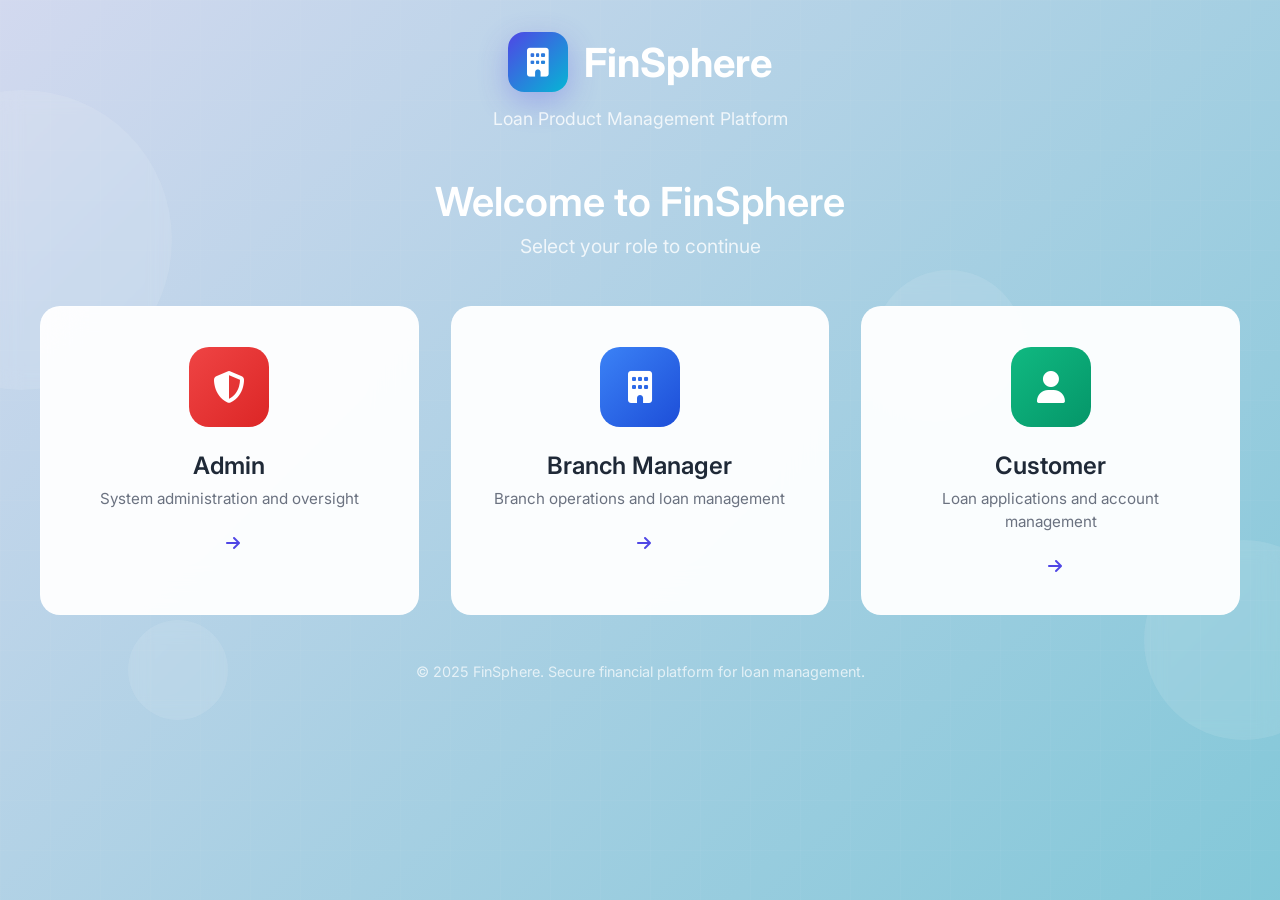
<file: index.html>
<!DOCTYPE html>
<html lang="en">
<head>
    <meta charset="UTF-8">
    <meta name="viewport" content="width=device-width, initial-scale=1.0">
    <title>FinSphere - Loan Product Management Platform</title>
    <link rel="stylesheet" href="style.css">
    <link href="https://fonts.googleapis.com/css2?family=Inter:wght@300;400;500;600;700&display=swap" rel="stylesheet">
    <link rel="stylesheet" href="https://cdnjs.cloudflare.com/ajax/libs/font-awesome/6.4.0/css/all.min.css">
</head>
<body>
    <!-- Background Elements -->
    <div class="background-elements">
        <div class="floating-shape shape-1"></div>
        <div class="floating-shape shape-2"></div>
        <div class="floating-shape shape-3"></div>
        <div class="floating-shape shape-4"></div>
        <div class="grid-overlay"></div>
    </div>

    <!-- Role Selection Page -->
    <div id="roleSelection" class="page active">
        <div class="container">
            <!-- Header -->
            <header class="header">
                <div class="logo-container">
                    <div class="logo">
                        <i class="fas fa-building"></i>
                    </div>
                    <h1 class="brand-name">FinSphere</h1>
                </div>
                <div class="tagline">Loan Product Management Platform</div>
            </header>

            <!-- Main Content -->
            <main class="main-content">
                <div class="welcome-section">
                    <h2 class="welcome-title">Welcome to FinSphere</h2>
                    <p class="welcome-subtitle">Select your role to continue</p>
                </div>

                <div class="role-cards">
                    <div class="role-card admin-card" data-role="admin">
                        <div class="card-glow"></div>
                        <div class="card-content">
                            <div class="role-icon">
                                <i class="fas fa-shield-alt"></i>
                            </div>
                            <h3 class="role-title">Admin</h3>
                            
                            <p class="role-description">System administration and oversight</p>
                            <div class="card-arrow">
                                <i class="fas fa-arrow-right"></i>
                            </div>
                        </div>
                    </div>

                    <div class="role-card manager-card" data-role="branch-manager">
                        <div class="card-glow"></div>
                        <div class="card-content">
                            <div class="role-icon">
                                <i class="fas fa-building"></i>
                            </div>
                            <h3 class="role-title">Branch Manager</h3>
                            <p class="role-description">Branch operations and loan management</p>
                            <div class="card-arrow">
                                <i class="fas fa-arrow-right"></i>
                            </div>
                        </div>
                    </div>

                    <div class="role-card customer-card" data-role="customer">
                        <div class="card-glow"></div>
                        <div class="card-content">
                            <div class="role-icon">
                                <i class="fas fa-user"></i>
                            </div>
                            <h3 class="role-title">Customer</h3>
                            <p class="role-description">Loan applications and account management</p>
                            <div class="card-arrow">
                                <i class="fas fa-arrow-right"></i>
                            </div>
                        </div>
                    </div>
                </div>
            </main>

            <footer class="footer">
                <p>&copy; 2025 FinSphere. Secure financial platform for loan management.</p>
            </footer>
        </div>
    </div>

    <!-- Login Page -->
    <div id="loginPage" class="page">
        <div class="container">
            <button class="back-btn" onclick="showPage('roleSelection')">
                <i class="fas fa-arrow-left"></i>
                Back to role selection
            </button>

            <div class="auth-card">
                <div class="card-header">
                    <div class="role-icon-large" id="loginRoleIcon">
                        <i class="fas fa-shield-alt"></i>
                    </div>
                    <h2 id="loginTitle">Admin Login</h2>
                    <p class="auth-subtitle">Enter your credentials to access your account</p>
                </div>

                <div id="loginError" class="error-message" style="display: none;">
                    <i class="fas fa-exclamation-circle"></i>
                    <span>Invalid email or password. Please try again.</span>
                </div>

                <form id="loginForm" class="auth-form">
                    <div class="form-group">
                        <label for="loginEmail">Email Address</label>
                        <div class="input-container">
                            <i class="fas fa-envelope input-icon"></i>
                            <input type="email" id="loginEmail" placeholder="Enter your email" required>
                            <div class="input-border"></div>
                        </div>
                        <div class="field-error"></div>
                    </div>

                    <div class="form-group">
                        <label for="loginPassword">Password</label>
                        <div class="input-container">
                            <i class="fas fa-lock input-icon"></i>
                            <input type="password" id="loginPassword" placeholder="Enter your password" required>
                            <button type="button" class="password-toggle" onclick="togglePassword('loginPassword')">
                                <i class="fas fa-eye"></i>
                            </button>
                            <div class="input-border"></div>
                        </div>
                        <div class="field-error"></div>
                        <button type="button" class="forgot-link" onclick="showForgotPassword()">
                            Forgot Password?
                        </button>
                    </div>

                    <button type="submit" class="submit-btn" id="loginSubmitBtn">
                        <span class="btn-text">Sign In</span>
                        <div class="btn-loader" style="display: none;">
                            <div class="spinner"></div>
                        </div>
                    </button>
                </form>

                <div class="auth-footer" id="loginFooter" style="display: none;">
                    <p>Don't have an account? <button type="button" class="link-btn" onclick="showSignup()">Create Customer Account</button></p>
                </div>
            </div>
        </div>
    </div>

    <!-- Branch Manager Signup -->
    <div id="branchManagerSignup" class="page">
        <div class="container">
            <button class="back-btn" onclick="showPage('roleSelection')">
                <i class="fas fa-arrow-left"></i>
                Back to role selection
            </button>

            <div class="auth-card">
                <div class="card-header">
                    <div class="role-icon-large manager-icon">
                        <i class="fas fa-building"></i>
                    </div>
                    <h2>Create Branch Manager Account</h2>
                    <p class="auth-subtitle">Join our platform to manage branch operations</p>
                </div>

                <form id="branchManagerForm" class="auth-form">
                    <div class="form-row">
                        <div class="form-group">
                            <label for="bmFullName">Full Name</label>
                            <div class="input-container">
                                <i class="fas fa-user input-icon"></i>
                                <input type="text" id="bmFullName" placeholder="Enter your full name" required>
                                <div class="input-border"></div>
                            </div>
                            <div class="field-error"></div>
                        </div>

                        <div class="form-group">
                            <label for="bmBranch">Branch</label>
                            <div class="input-container">
                                <i class="fas fa-map-marker-alt input-icon"></i>
                                <select id="bmBranch" required>
                                    <option value="">Select your branch</option>
                                    <option value="BR001">BR001 - Downtown Branch</option>
                                    <option value="BR002">BR002 - Westside Branch</option>
                                    <option value="BR003">BR003 - North Plaza Branch</option>
                                    <option value="BR004">BR004 - Central Business District</option>
                                    <option value="BR005">BR005 - Suburban Branch</option>
                                </select>
                                <div class="input-border"></div>
                            </div>
                            <div class="field-error"></div>
                        </div>
                    </div>

                    <div class="form-row">
                        <div class="form-group">
                            <label for="bmEmail">Email Address</label>
                            <div class="input-container">
                                <i class="fas fa-envelope input-icon"></i>
                                <input type="email" id="bmEmail" placeholder="Enter your email" required>
                                <div class="input-border"></div>
                            </div>
                            <div class="field-error"></div>
                        </div>

                        <div class="form-group">
                            <label for="bmPhone">Contact Number</label>
                            <div class="input-container">
                                <i class="fas fa-phone input-icon"></i>
                                <input type="tel" id="bmPhone" placeholder="Enter your contact number" required>
                                <div class="input-border"></div>
                            </div>
                            <div class="field-error"></div>
                        </div>
                    </div>

                    <div class="form-row">
                        <div class="form-group">
                            <label for="bmPassword">Password</label>
                            <div class="input-container">
                                <i class="fas fa-lock input-icon"></i>
                                <input type="password" id="bmPassword" placeholder="Create a strong password" required>
                                <button type="button" class="password-toggle" onclick="togglePassword('bmPassword')">
                                    <i class="fas fa-eye"></i>
                                </button>
                                <div class="input-border"></div>
                            </div>
                            <div class="field-error"></div>
                            <div class="password-strength">
                                <div class="strength-bar">
                                    <div class="strength-fill"></div>
                                </div>
                                <span class="strength-text">Password strength</span>
                            </div>
                        </div>

                        <div class="form-group">
                            <label for="bmConfirmPassword">Confirm Password</label>
                            <div class="input-container">
                                <i class="fas fa-lock input-icon"></i>
                                <input type="password" id="bmConfirmPassword" placeholder="Confirm your password" required>
                                <div class="input-border"></div>
                            </div>
                            <div class="field-error"></div>
                        </div>
                    </div>

                    <div class="form-group">
                        <label class="checkbox-container">
                            <input type="checkbox" id="bmTerms" required>
                            <span class="checkmark"></span>
                            <span class="checkbox-text">
                                I accept the <a href="#" class="link">Terms and Conditions</a> and <a href="#" class="link">Privacy Policy</a>
                            </span>
                        </label>
                        <div class="field-error"></div>
                    </div>

                    <button type="submit" class="submit-btn">
                        <span class="btn-text">Create Account</span>
                        <div class="btn-loader" style="display: none;">
                            <div class="spinner"></div>
                        </div>
                    </button>
                </form>

                <div class="auth-footer">
                    <p>Already have an account? <button type="button" class="link-btn" onclick="showLogin('branch-manager')">Sign In</button></p>
                </div>
            </div>
        </div>
    </div>

    <!-- Customer Signup -->
    <div id="customerSignup" class="page">
        <div class="container">
            <button class="back-btn" onclick="showPage('roleSelection')">
                <i class="fas fa-arrow-left"></i>
                Back to role selection
            </button>

            <div class="auth-card">
                <div class="card-header">
                    <div class="role-icon-large customer-icon">
                        <i class="fas fa-user"></i>
                    </div>
                    <h2>Create Customer Account</h2>
                    <p class="auth-subtitle">Join FinSphere to access loan products and services</p>
                </div>

                <form id="customerForm" class="auth-form">
                    <div class="form-row">
                        <div class="form-group">
                            <label for="custFullName">Full Name</label>
                            <div class="input-container">
                                <i class="fas fa-user input-icon"></i>
                                <input type="text" id="custFullName" placeholder="Enter your full name" required>
                                <div class="input-border"></div>
                            </div>
                            <div class="field-error"></div>
                        </div>

                        <div class="form-group">
                            <label for="custAge">Age</label>
                            <div class="input-container">
                                <i class="fas fa-calendar input-icon"></i>
                                <input type="number" id="custAge" placeholder="Enter your age" min="18" max="100" required>
                                <div class="input-border"></div>
                            </div>
                            <div class="field-error"></div>
                            <div class="field-hint">Must be 18 years or older</div>
                        </div>
                    </div>

                    <div class="form-row">
                        <div class="form-group">
                            <label for="custEmail">Email Address</label>
                            <div class="input-container">
                                <i class="fas fa-envelope input-icon"></i>
                                <input type="email" id="custEmail" placeholder="Enter your email" required>
                                <div class="input-border"></div>
                            </div>
                            <div class="field-error"></div>
                        </div>

                        <div class="form-group">
                            <label for="custPhone">Contact Number</label>
                            <div class="input-container">
                                <i class="fas fa-phone input-icon"></i>
                                <input type="tel" id="custPhone" placeholder="Enter your contact number" required>
                                <div class="input-border"></div>
                            </div>
                            <div class="field-error"></div>
                        </div>
                    </div>

                    <div class="form-group">
                        <label for="custEmployment">Employment Type</label>
                        <div class="input-container">
                            <i class="fas fa-briefcase input-icon"></i>
                            <select id="custEmployment" required>
                                <option value="">Select employment type</option>
                                <option value="salaried">Salaried Employee</option>
                                <option value="self-employed">Self Employed</option>
                                <option value="business-owner">Business Owner</option>
                                <option value="freelancer">Freelancer</option>
                                <option value="retired">Retired</option>
                                <option value="student">Student</option>
                                <option value="unemployed">Unemployed</option>
                            </select>
                            <div class="input-border"></div>
                        </div>
                        <div class="field-error"></div>
                    </div>

                    <div class="form-row">
                        <div class="form-group">
                            <label for="custPassword">Password</label>
                            <div class="input-container">
                                <i class="fas fa-lock input-icon"></i>
                                <input type="password" id="custPassword" placeholder="Create a strong password" required>
                                <button type="button" class="password-toggle" onclick="togglePassword('custPassword')">
                                    <i class="fas fa-eye"></i>
                                </button>
                                <div class="input-border"></div>
                            </div>
                            <div class="field-error"></div>
                            <div class="password-strength">
                                <div class="strength-bar">
                                    <div class="strength-fill"></div>
                                </div>
                                <span class="strength-text">Password strength</span>
                            </div>
                        </div>

                        <div class="form-group">
                            <label for="custConfirmPassword">Confirm Password</label>
                            <div class="input-container">
                                <i class="fas fa-lock input-icon"></i>
                                <input type="password" id="custConfirmPassword" placeholder="Confirm your password" required>
                                <div class="input-border"></div>
                            </div>
                            <div class="field-error"></div>
                        </div>
                    </div>

                    <button type="submit" class="submit-btn">
                        <span class="btn-text">Sign Up</span>
                        <div class="btn-loader" style="display: none;">
                            <div class="spinner"></div>
                        </div>
                    </button>
                </form>

                <div class="auth-footer">
                    <p>Already have an account? <button type="button" class="link-btn" onclick="showLogin('customer')">Sign In</button></p>
                </div>
            </div>
        </div>
    </div>

    <!-- Forgot Password -->
    <div id="forgotPassword" class="page">
        <div class="container">
            <button class="back-btn" onclick="showLogin(currentRole)">
                <i class="fas fa-arrow-left"></i>
                Back to login
            </button>

            <div class="auth-card">
                <div class="card-header">
                    <div class="role-icon-large" id="forgotRoleIcon">
                        <i class="fas fa-shield-alt"></i>
                    </div>
                    <h2 id="forgotTitle">Admin Password Reset</h2>
                    <p class="auth-subtitle">Enter your email address and we'll send you a link to reset your password.</p>
                </div>

                <form id="forgotForm" class="auth-form">
                    <div class="form-group">
                        <label for="forgotEmail">Email Address</label>
                        <div class="input-container">
                            <i class="fas fa-envelope input-icon"></i>
                            <input type="email" id="forgotEmail" placeholder="Enter your email address" required>
                            <div class="input-border"></div>
                        </div>
                        <div class="field-error"></div>
                    </div>

                    <button type="submit" class="submit-btn">
                        <span class="btn-text">Send Reset Link</span>
                        <div class="btn-loader" style="display: none;">
                            <div class="spinner"></div>
                        </div>
                    </button>
                </form>

                <div class="security-note">
                    <i class="fas fa-shield-alt"></i>
                    <div>
                        <strong>Security Note:</strong> For your protection, password reset links expire after 15 minutes. 
                        If you don't receive the email, please check your spam folder or contact support.
                    </div>
                </div>
            </div>
        </div>
    </div>

    <!-- Success Modal -->
    <div id="successModal" class="modal">
        <div class="modal-content">
            <div class="success-icon">
                <i class="fas fa-check"></i>
            </div>
            <h3 id="successTitle">Success!</h3>
            <p id="successMessage">Your account has been created successfully.</p>
            <button class="modal-btn" onclick="closeModal()">Continue</button>
        </div>
    </div>

    <script src="script.js"></script>
</body>
</html>
</file>
<file: style.css>
/* Reset and Base Styles */
* {
    margin: 0;
    padding: 0;
    box-sizing: border-box;
}

body {
    font-family: 'Inter', -apple-system, BlinkMacSystemFont, 'Segoe UI', Roboto, sans-serif;
    background: 
        linear-gradient(135deg, rgba(30, 64, 175, 0.2) 0%, rgba(8, 145, 178, 0.5) 100%),
        url('https://images.pexels.com/photos/259027/pexels-photo-259027.jpeg?auto=compress&cs=tinysrgb&w=1920&h=1080&fit=crop') center/cover no-repeat fixed;
    min-height: 100vh;
    overflow-x: hidden;
    position: relative;
}

/* Background Elements */
.background-elements {
    position: fixed;
    top: 0;
    left: 0;
    width: 100%;
    height: 100%;
    pointer-events: none;
    z-index: -1;
}

.floating-shape {
    position: absolute;
    border-radius: 50%;
    background: rgba(255, 255, 255, 0.1);
    backdrop-filter: blur(10px);
    animation: float 20s infinite ease-in-out;
}

.shape-1 {
    width: 300px;
    height: 300px;
    top: 10%;
    left: -10%;
    animation-delay: 0s;
}

.shape-2 {
    width: 200px;
    height: 200px;
    top: 60%;
    right: -5%;
    animation-delay: -5s;
}

.shape-3 {
    width: 150px;
    height: 150px;
    top: 30%;
    right: 20%;
    animation-delay: -10s;
}

.shape-4 {
    width: 100px;
    height: 100px;
    bottom: 20%;
    left: 10%;
    animation-delay: -15s;
}

.grid-overlay {
    position: absolute;
    top: 0;
    left: 0;
    width: 100%;
    height: 100%;
    background-image: 
        linear-gradient(rgba(255, 255, 255, 0.03) 1px, transparent 1px),
        linear-gradient(90deg, rgba(255, 255, 255, 0.03) 1px, transparent 1px);
    background-size: 50px 50px;
}

@keyframes float {
    0%, 100% { transform: translateY(0px) rotate(0deg); }
    33% { transform: translateY(-30px) rotate(120deg); }
    66% { transform: translateY(20px) rotate(240deg); }
}

/* Page Management */
.page {
    display: none;
    min-height: 100vh;
    padding: 2rem;
}

.page.active {
    display: block;
}

.container {
    max-width: 1200px;
    margin: 0 auto;
    position: relative;
}

/* Header Styles */
.header {
    text-align: center;
    margin-bottom: 3rem;
    animation: slideDown 0.8s ease-out;
}

.logo-container {
    display: flex;
    align-items: center;
    justify-content: center;
    margin-bottom: 1rem;
}

.logo {
    width: 60px;
    height: 60px;
    background: linear-gradient(135deg, #4f46e5, #06b6d4);
    border-radius: 16px;
    display: flex;
    align-items: center;
    justify-content: center;
    margin-right: 1rem;
    box-shadow: 0 10px 30px rgba(79, 70, 229, 0.3);
    animation: pulse 2s infinite;
}

.logo i {
    font-size: 1.8rem;
    color: white;
}

.brand-name {
    font-size: 2.5rem;
    font-weight: 700;
    color: #ffffff;
    background: none;
    -webkit-background-clip: initial;
    -webkit-text-fill-color: initial;
    background-clip: initial;
}


.tagline {
    color: rgba(255, 255, 255, 0.8);
    font-size: 1.1rem;
    font-weight: 400;
}

/* Welcome Section */
.welcome-section {
    text-align: center;
    margin-bottom: 3rem;
    animation: fadeInUp 0.8s ease-out 0.2s both;
}

.welcome-title {
    font-size: 2.5rem;
    font-weight: 600;
    color: white;
    margin-bottom: 0.5rem;
}

.welcome-subtitle {
    font-size: 1.2rem;
    color: rgba(255, 255, 255, 0.8);
}

/* Role Cards */
.role-cards {
    display: grid;
    grid-template-columns: repeat(auto-fit, minmax(300px, 1fr));
    gap: 2rem;
    margin-bottom: 3rem;
}

.role-card {
    position: relative;
    background: rgba(255, 255, 255, 0.95);
    backdrop-filter: blur(20px);
    border-radius: 20px;
    padding: 2.5rem;
    text-align: center;
    cursor: pointer;
    transition: all 0.4s cubic-bezier(0.4, 0, 0.2, 1);
    border: 1px solid rgba(255, 255, 255, 0.2);
    overflow: hidden;
    animation: fadeInUp 0.8s ease-out both;
}

.role-card:nth-child(1) { animation-delay: 0.3s; }
.role-card:nth-child(2) { animation-delay: 0.4s; }
.role-card:nth-child(3) { animation-delay: 0.5s; }

.role-card::before {
    content: '';
    position: absolute;
    top: 0;
    left: 0;
    right: 0;
    height: 4px;
    background: linear-gradient(90deg, #4f46e5, #06b6d4);
    transform: scaleX(0);
    transition: transform 0.3s ease;
}

.role-card:hover::before {
    transform: scaleX(1);
}

.card-glow {
    position: absolute;
    top: -50%;
    left: -50%;
    width: 200%;
    height: 200%;
    background: radial-gradient(circle, rgba(79, 70, 229, 0.1) 0%, transparent 70%);
    opacity: 0;
    transition: opacity 0.3s ease;
}

.role-card:hover .card-glow {
    opacity: 1;
}

.role-card:hover {
    transform: translateY(-10px);
    box-shadow: 0 20px 60px rgba(0, 0, 0, 0.15);
}

.role-icon {
    width: 80px;
    height: 80px;
    margin: 0 auto 1.5rem;
    border-radius: 20px;
    display: flex;
    align-items: center;
    justify-content: center;
    font-size: 2rem;
    color: white;
    transition: all 0.3s ease;
}

.admin-card .role-icon {
    background: linear-gradient(135deg, #ef4444, #dc2626);
}

.manager-card .role-icon {
    background: linear-gradient(135deg, #3b82f6, #1d4ed8);
}

.customer-card .role-icon {
    background: linear-gradient(135deg, #10b981, #059669);
}

.role-card:hover .role-icon {
    transform: scale(1.1) rotate(5deg);
}

.role-title {
    font-size: 1.5rem;
    font-weight: 600;
    color: #1f2937;
    margin-bottom: 0.5rem;
}

.role-description {
    color: #6b7280;
    font-size: 0.95rem;
    line-height: 1.5;
    margin-bottom: 1.5rem;
}

.card-arrow {
    display: flex;
    align-items: center;
    justify-content: center;
    color: #4f46e5;
    font-weight: 600;
    transition: all 0.3s ease;
}

.card-arrow i {
    margin-left: 0.5rem;
    transition: transform 0.3s ease;
}

.role-card:hover .card-arrow i {
    transform: translateX(5px);
}

/* Auth Card */
.auth-card {
    max-width: 500px;
    margin: 0 auto;
    background: rgba(255, 255, 255, 0.95);
    backdrop-filter: blur(20px);
    border-radius: 24px;
    padding: 3rem;
    box-shadow: 0 20px 60px rgba(0, 0, 0, 0.1);
    border: 1px solid rgba(255, 255, 255, 0.2);
    animation: slideUp 0.6s ease-out;
}

.card-header {
    text-align: center;
    margin-bottom: 2.5rem;
}

.role-icon-large {
    width: 80px;
    height: 80px;
    margin: 0 auto 1.5rem;
    border-radius: 20px;
    display: flex;
    align-items: center;
    justify-content: center;
    font-size: 2rem;
    color: white;
    background: linear-gradient(135deg, #4f46e5, #06b6d4);
}

.role-icon-large.manager-icon {
    background: linear-gradient(135deg, #3b82f6, #1d4ed8);
}

.role-icon-large.customer-icon {
    background: linear-gradient(135deg, #10b981, #059669);
}

.card-header h2 {
    font-size: 1.8rem;
    font-weight: 600;
    color: #1f2937;
    margin-bottom: 0.5rem;
}

.auth-subtitle {
    color: #6b7280;
    font-size: 0.95rem;
}

/* Form Styles */
.auth-form {
    margin-bottom: 2rem;
}

.form-row {
    display: grid;
    grid-template-columns: 1fr 1fr;
    gap: 1.5rem;
    margin-bottom: 1.5rem;
}

.form-group {
    margin-bottom: 1.5rem;
}

.form-group label {
    display: block;
    font-weight: 500;
    color: #374151;
    margin-bottom: 0.5rem;
    font-size: 0.9rem;
}

.input-container {
    position: relative;
}

.input-icon {
    position: absolute;
    left: 1rem;
    top: 50%;
    transform: translateY(-50%);
    color: #9ca3af;
    font-size: 1rem;
    z-index: 2;
}

.input-container input,
.input-container select {
    width: 100%;
    padding: 1rem 1rem 1rem 3rem;
    border: 2px solid #e5e7eb;
    border-radius: 12px;
    font-size: 1rem;
    background: white;
    transition: all 0.3s ease;
    position: relative;
    z-index: 1;
}

.input-container input:focus,
.input-container select:focus {
    outline: none;
    border-color: #4f46e5;
    box-shadow: 0 0 0 3px rgba(79, 70, 229, 0.1);
}

.input-border {
    position: absolute;
    bottom: 0;
    left: 0;
    width: 0;
    height: 2px;
    background: linear-gradient(90deg, #4f46e5, #06b6d4);
    transition: width 0.3s ease;
}

.input-container input:focus + .input-border,
.input-container select:focus + .input-border {
    width: 100%;
}

.password-toggle {
    position: absolute;
    right: 1rem;
    top: 50%;
    transform: translateY(-50%);
    background: none;
    border: none;
    color: #9ca3af;
    cursor: pointer;
    font-size: 1rem;
    z-index: 2;
    transition: color 0.3s ease;
}

.password-toggle:hover {
    color: #4f46e5;
}

/* Password Strength */
.password-strength {
    margin-top: 0.5rem;
}

.strength-bar {
    width: 100%;
    height: 4px;
    background: #e5e7eb;
    border-radius: 2px;
    overflow: hidden;
    margin-bottom: 0.25rem;
}

.strength-fill {
    height: 100%;
    width: 0%;
    background: linear-gradient(90deg, #ef4444, #f59e0b, #10b981);
    transition: width 0.3s ease;
}

.strength-text {
    font-size: 0.8rem;
    color: #6b7280;
}

/* Checkbox */
.checkbox-container {
    display: flex;
    align-items: flex-start;
    cursor: pointer;
    font-size: 0.9rem;
    line-height: 1.5;
}

.checkbox-container input[type="checkbox"] {
    display: none;
}

.checkmark {
    width: 20px;
    height: 20px;
    border: 2px solid #d1d5db;
    border-radius: 4px;
    margin-right: 0.75rem;
    margin-top: 0.1rem;
    position: relative;
    transition: all 0.3s ease;
    flex-shrink: 0;
}

.checkbox-container input[type="checkbox"]:checked + .checkmark {
    background: linear-gradient(135deg, #4f46e5, #06b6d4);
    border-color: #4f46e5;
}

.checkbox-container input[type="checkbox"]:checked + .checkmark::after {
    content: '✓';
    position: absolute;
    top: 50%;
    left: 50%;
    transform: translate(-50%, -50%);
    color: white;
    font-size: 0.8rem;
    font-weight: bold;
}

.checkbox-text {
    color: #374151;
}

.checkbox-text .link {
    color: #4f46e5;
    text-decoration: none;
    transition: color 0.3s ease;
}

.checkbox-text .link:hover {
    color: #3730a3;
    text-decoration: underline;
}

/* Buttons */
.submit-btn {
    width: 100%;
    padding: 1rem;
    background: linear-gradient(135deg, #4f46e5, #06b6d4);
    color: white;
    border: none;
    border-radius: 12px;
    font-size: 1rem;
    font-weight: 600;
    cursor: pointer;
    transition: all 0.3s ease;
    position: relative;
    overflow: hidden;
}

.submit-btn::before {
    content: '';
    position: absolute;
    top: 0;
    left: -100%;
    width: 100%;
    height: 100%;
    background: linear-gradient(90deg, transparent, rgba(255, 255, 255, 0.2), transparent);
    transition: left 0.5s ease;
}

.submit-btn:hover::before {
    left: 100%;
}

.submit-btn:hover {
    transform: translateY(-2px);
    box-shadow: 0 10px 30px rgba(79, 70, 229, 0.3);
}

.submit-btn:disabled {
    opacity: 0.7;
    cursor: not-allowed;
    transform: none;
}

.btn-loader {
    display: flex;
    align-items: center;
    justify-content: center;
}

.spinner {
    width: 20px;
    height: 20px;
    border: 2px solid rgba(255, 255, 255, 0.3);
    border-top: 2px solid white;
    border-radius: 50%;
    animation: spin 1s linear infinite;
}

@keyframes spin {
    0% { transform: rotate(0deg); }
    100% { transform: rotate(360deg); }
}

.back-btn {
    display: flex;
    align-items: center;
    background: none;
    border: none;
    color: rgba(255, 255, 255, 0.8);
    font-size: 0.9rem;
    cursor: pointer;
    margin-bottom: 2rem;
    transition: color 0.3s ease;
}

.back-btn:hover {
    color: white;
}

.back-btn i {
    margin-right: 0.5rem;
}

.link-btn {
    background: none;
    border: none;
    color: #4f46e5;
    font-weight: 500;
    cursor: pointer;
    text-decoration: underline;
    transition: color 0.3s ease;
}

.link-btn:hover {
    color: #3730a3;
}

.forgot-link {
    background: none;
    border: none;
    color: #4f46e5;
    font-size: 0.9rem;
    cursor: pointer;
    margin-top: 0.5rem;
    transition: color 0.3s ease;
}

.forgot-link:hover {
    color: #3730a3;
    text-decoration: underline;
}

/* Error and Success Messages */
.error-message {
    background: #fef2f2;
    border: 1px solid #fecaca;
    color: #dc2626;
    padding: 1rem;
    border-radius: 8px;
    margin-bottom: 1.5rem;
    display: flex;
    align-items: center;
    font-size: 0.9rem;
}

.error-message i {
    margin-right: 0.5rem;
    flex-shrink: 0;
}

.field-error {
    color: #dc2626;
    font-size: 0.8rem;
    margin-top: 0.25rem;
    min-height: 1rem;
}

.field-hint {
    color: #6b7280;
    font-size: 0.8rem;
    margin-top: 0.25rem;
}

.security-note {
    background: #eff6ff;
    border: 1px solid #bfdbfe;
    border-radius: 8px;
    padding: 1rem;
    margin-top: 1.5rem;
    display: flex;
    align-items: flex-start;
    font-size: 0.85rem;
    color: #1e40af;
    line-height: 1.5;
}

.security-note i {
    margin-right: 0.75rem;
    margin-top: 0.1rem;
    flex-shrink: 0;
}

/* Footer */
.footer {
    text-align: center;
    color: rgba(255, 255, 255, 0.7);
    font-size: 0.9rem;
    animation: fadeIn 0.8s ease-out 0.6s both;
}

.auth-footer {
    text-align: center;
    color: #6b7280;
    font-size: 0.9rem;
}

/* Modal */
.modal {
    display: none;
    position: fixed;
    top: 0;
    left: 0;
    width: 100%;
    height: 100%;
    background: rgba(0, 0, 0, 0.5);
    backdrop-filter: blur(5px);
    z-index: 1000;
    animation: fadeIn 0.3s ease;
}

.modal-content {
    position: absolute;
    top: 50%;
    left: 50%;
    transform: translate(-50%, -50%);
    background: white;
    border-radius: 20px;
    padding: 3rem;
    text-align: center;
    max-width: 400px;
    width: 90%;
    animation: slideUp 0.3s ease;
}

.success-icon {
    width: 80px;
    height: 80px;
    background: linear-gradient(135deg, #10b981, #059669);
    border-radius: 50%;
    display: flex;
    align-items: center;
    justify-content: center;
    margin: 0 auto 1.5rem;
    color: white;
    font-size: 2rem;
}

.modal-content h3 {
    font-size: 1.5rem;
    font-weight: 600;
    color: #1f2937;
    margin-bottom: 1rem;
}

.modal-content p {
    color: #6b7280;
    margin-bottom: 2rem;
    line-height: 1.5;
}

.modal-btn {
    background: linear-gradient(135deg, #4f46e5, #06b6d4);
    color: white;
    border: none;
    padding: 0.75rem 2rem;
    border-radius: 8px;
    font-weight: 500;
    cursor: pointer;
    transition: all 0.3s ease;
}

.modal-btn:hover {
    transform: translateY(-2px);
    box-shadow: 0 5px 15px rgba(79, 70, 229, 0.3);
}

/* Animations */
@keyframes slideDown {
    from {
        opacity: 0;
        transform: translateY(-30px);
    }
    to {
        opacity: 1;
        transform: translateY(0);
    }
}

@keyframes slideUp {
    from {
        opacity: 0;
        transform: translateY(30px);
    }
    to {
        opacity: 1;
        transform: translateY(0);
    }
}

@keyframes fadeIn {
    from { opacity: 0; }
    to { opacity: 1; }
}

@keyframes fadeInUp {
    from {
        opacity: 0;
        transform: translateY(20px);
    }
    to {
        opacity: 1;
        transform: translateY(0);
    }
}

@keyframes pulse {
    0%, 100% { transform: scale(1); }
    50% { transform: scale(1.05); }
}

/* Responsive Design */
@media (max-width: 768px) {
    .page {
        padding: 1rem;
    }
    
    .auth-card {
        padding: 2rem;
        margin: 1rem;
    }
    
    .form-row {
        grid-template-columns: 1fr;
        gap: 1rem;
    }
    
    .role-cards {
        grid-template-columns: 1fr;
        gap: 1.5rem;
    }
    
    .welcome-title {
        font-size: 2rem;
    }
    
    .brand-name {
        font-size: 2rem;
    }
    
    .role-card {
        padding: 2rem;
    }
}

@media (max-width: 480px) {
    .auth-card {
        padding: 1.5rem;
    }
    
    .card-header h2 {
        font-size: 1.5rem;
    }
    
    .welcome-title {
        font-size: 1.8rem;
    }
    
    .modal-content {
        padding: 2rem;
    }
}
</file>
